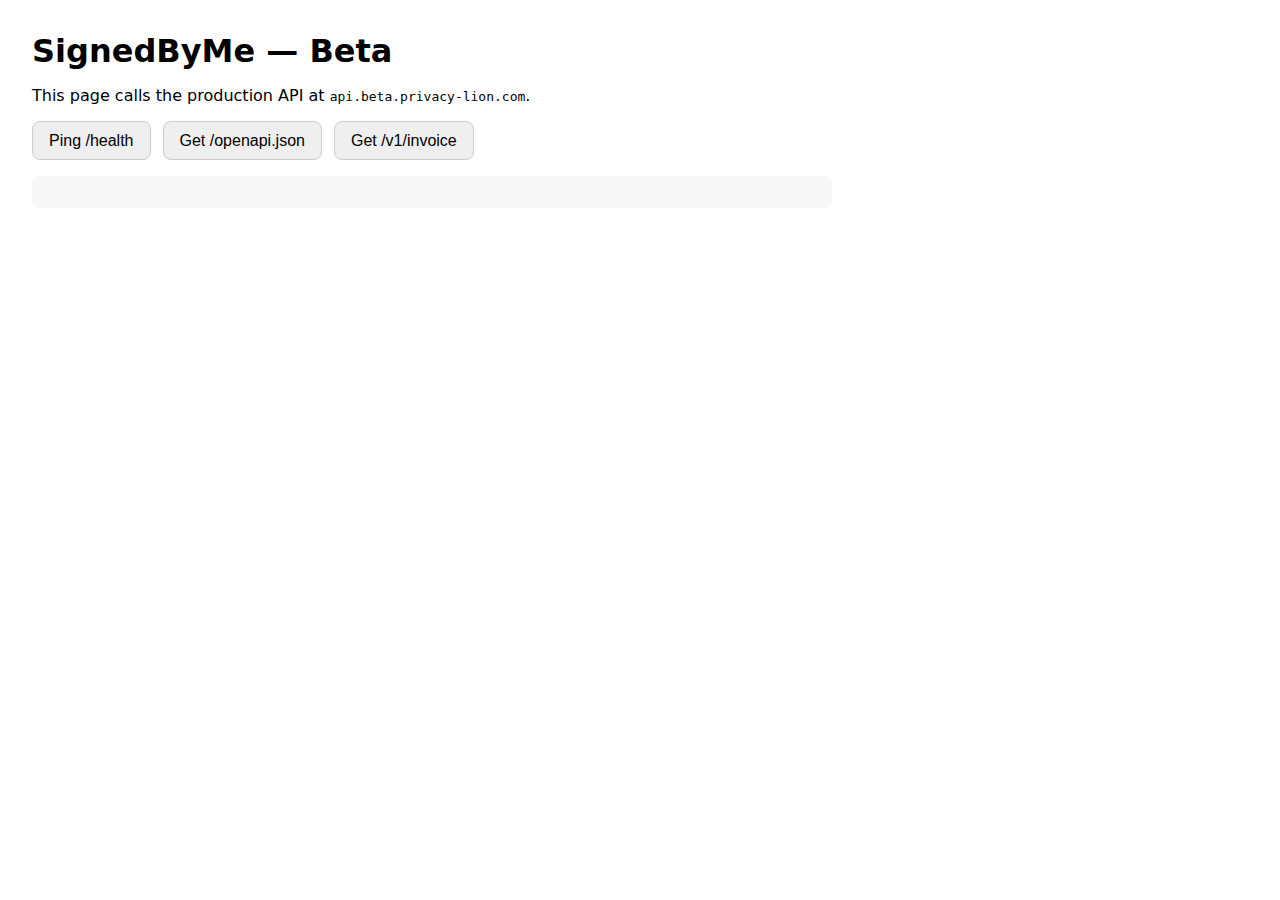
<file: index.html>
<!doctype html>
<html lang="en">
  <head>
    <meta charset="utf-8" />
    <meta name="viewport" content="width=device-width,initial-scale=1" />
    <title>SignedByMe — Beta</title>
    <style>
      body { font-family: system-ui, sans-serif; margin: 2rem; max-width: 800px; }
      h1 { margin-bottom: .5rem; }
      button { padding: .6rem 1rem; font-size: 1rem; border-radius: .5rem; border: 1px solid #ccc; cursor: pointer; }
      .row { display: flex; gap: .75rem; margin: 1rem 0; flex-wrap: wrap; }
      pre { background: #f6f8fa; padding: 1rem; border-radius: .5rem; overflow: auto; }
      .ok { color: #0a0; } .bad { color: #a00; }
    </style>
  </head>
  <body>
    <h1>SignedByMe — Beta</h1>
    <p>This page calls the production API at <code>api.beta.privacy-lion.com</code>.</p>

    <div class="row">
      <button id="btnHealth">Ping /health</button>
      <button id="btnOpenAPI">Get /openapi.json</button>
      <button id="btnInvoice">Get /v1/invoice</button>
   </div>

    <div id="status"></div>
    <pre id="out"></pre>

    <script>
      const API = 'https://api.beta.privacy-lion.com';
      function showStatus(ok, msg) {
        const el = document.getElementById('status');
        el.className = ok ? 'ok' : 'bad';
        el.textContent = msg;
      }
      async function go(path){
        showStatus(true, 'Loading ' + path + ' ...');
        const out = document.getElementById('out');
        out.textContent = '';
        try {
          const res = await fetch(API + path, { credentials: 'include' });
          const text = await res.text();
          showStatus(res.ok, res.status + ' ' + res.statusText + ' — ' + path);
          out.textContent = text;
        } catch (e){
          showStatus(false, 'Request failed: ' + e);
        }
      }
      document.getElementById('btnHealth').onclick = () => go('/health');
      document.getElementById('btnOpenAPI').onclick = () => go('/openapi.json');
      document.getElementById('btnInvoice').onclick = () => go('/v1/invoice');
    </script>
  </body>
</html>
</file>
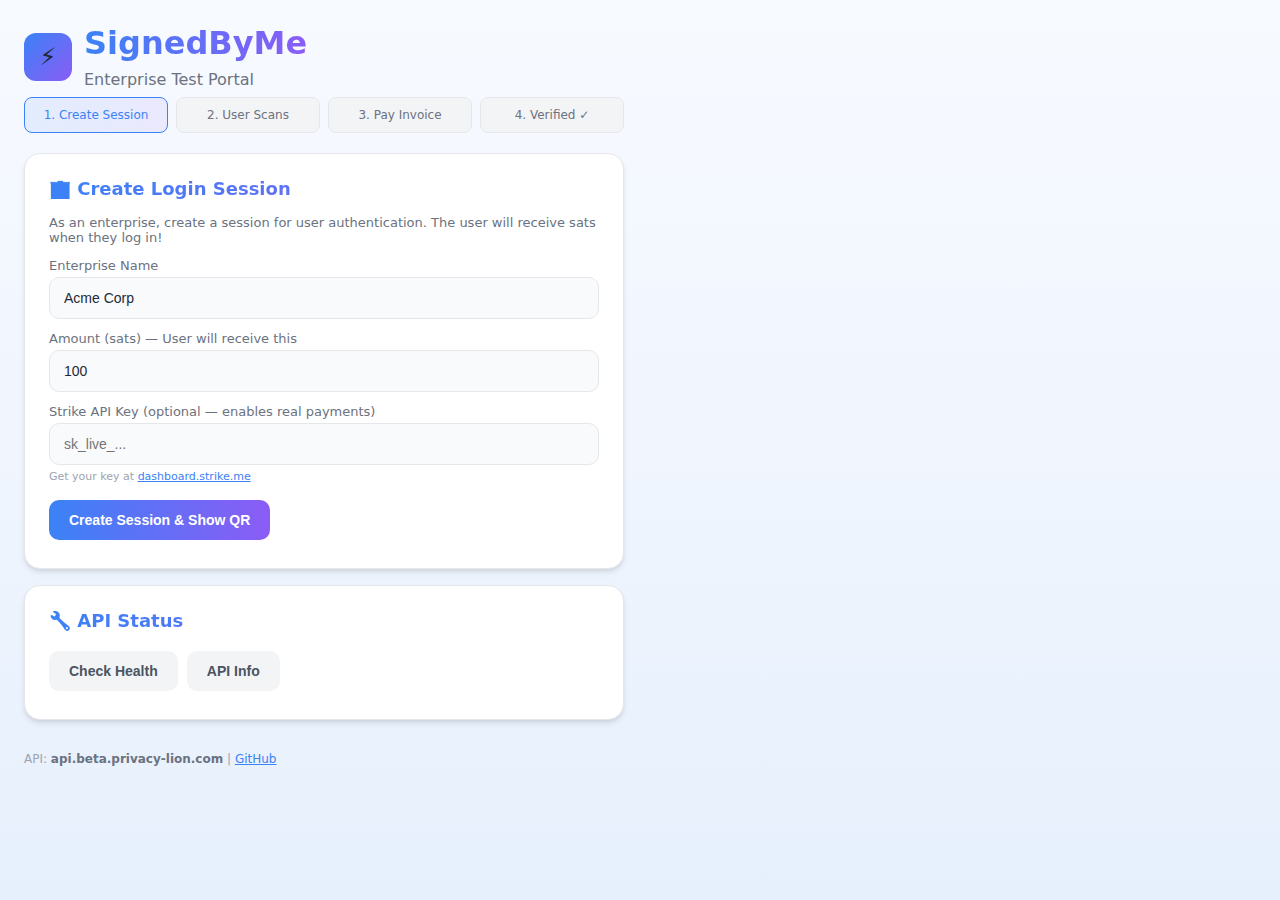
<file: site/index.html>
<!doctype html>
<html lang="en">
<head>
  <meta charset="utf-8">
  <title>SignedByMe — Enterprise Test Portal</title>
  <meta name="viewport" content="width=device-width,initial-scale=1">
  <style>
    * { box-sizing: border-box; }
    body {
      font-family: system-ui, -apple-system, "Segoe UI", Roboto, Ubuntu, "Helvetica Neue", Arial, sans-serif;
      margin: 0;
      padding: 24px;
      background: linear-gradient(180deg, #F7FAFF 0%, #F0F5FE 50%, #E6F0FC 100%);
      min-height: 100vh;
      color: #1f2937;
    }
    h1 {
      font-size: 32px;
      margin: 0 0 8px;
      background: linear-gradient(90deg, #3B82F6, #8B5CF6);
      -webkit-background-clip: text;
      -webkit-text-fill-color: transparent;
      background-clip: text;
    }
    .subtitle {
      color: #6b7280;
      margin-bottom: 24px;
    }
    .card {
      background: #ffffff;
      border: 1px solid #e5e7eb;
      border-radius: 16px;
      padding: 24px;
      margin: 16px 0;
      max-width: 600px;
      box-shadow: 0 4px 6px -1px rgba(0, 0, 0, 0.1), 0 2px 4px -1px rgba(0, 0, 0, 0.06);
    }
    .card h2 {
      margin: 0 0 16px;
      font-size: 18px;
      background: linear-gradient(90deg, #3B82F6, #8B5CF6);
      -webkit-background-clip: text;
      -webkit-text-fill-color: transparent;
      background-clip: text;
    }
    .form-group {
      margin: 12px 0;
    }
    label {
      display: block;
      font-size: 13px;
      color: #6b7280;
      margin-bottom: 4px;
      font-weight: 500;
    }
    input, select, textarea {
      width: 100%;
      padding: 12px 14px;
      border: 1px solid #e5e7eb;
      border-radius: 10px;
      background: #f9fafb;
      color: #1f2937;
      font-size: 14px;
    }
    input:focus, select:focus, textarea:focus {
      outline: none;
      border-color: #3B82F6;
      box-shadow: 0 0 0 3px rgba(59, 130, 246, 0.1);
    }
    .btn {
      appearance: none;
      border: none;
      background: linear-gradient(90deg, #3B82F6, #8B5CF6);
      color: #fff;
      font-weight: 600;
      border-radius: 10px;
      padding: 12px 20px;
      cursor: pointer;
      font-size: 14px;
      margin: 4px 4px 4px 0;
      transition: opacity 0.2s, transform 0.1s;
    }
    .btn:hover {
      opacity: 0.9;
      transform: translateY(-1px);
    }
    .btn:active {
      transform: translateY(0);
    }
    .btn:disabled {
      opacity: 0.5;
      cursor: not-allowed;
      transform: none;
    }
    .btn-secondary {
      background: #f3f4f6;
      color: #4b5563;
    }
    .btn-secondary:hover {
      background: #e5e7eb;
    }
    .btn-success {
      background: linear-gradient(90deg, #10B981, #059669);
    }
    .btn-strike {
      background: linear-gradient(90deg, #00D632, #00B82B);
    }
    .qr-container {
      text-align: center;
      padding: 24px;
      background: #fff;
      border-radius: 16px;
      display: inline-block;
      margin: 16px 0;
      border: 1px solid #e5e7eb;
    }
    .status {
      font-family: ui-monospace, SFMono-Regular, Menlo, Monaco, Consolas, monospace;
      font-size: 13px;
      padding: 14px;
      background: #f9fafb;
      border-radius: 10px;
      margin: 12px 0;
      white-space: pre-wrap;
      word-break: break-all;
      max-height: 300px;
      overflow-y: auto;
      border: 1px solid #e5e7eb;
    }
    .status.success { 
      border-left: 4px solid #10B981; 
      background: rgba(16, 185, 129, 0.05);
    }
    .status.error { 
      border-left: 4px solid #EF4444; 
      background: rgba(239, 68, 68, 0.05);
    }
    .status.pending { 
      border-left: 4px solid #F59E0B; 
      background: rgba(245, 158, 11, 0.05);
    }
    .hidden { display: none; }
    .step-indicator {
      display: flex;
      gap: 8px;
      margin-bottom: 20px;
      max-width: 600px;
    }
    .step {
      flex: 1;
      padding: 10px 8px;
      text-align: center;
      background: #f3f4f6;
      border-radius: 8px;
      font-size: 12px;
      font-weight: 500;
      color: #6b7280;
      border: 1px solid #e5e7eb;
    }
    .step.active {
      background: linear-gradient(90deg, rgba(59, 130, 246, 0.1), rgba(139, 92, 246, 0.1));
      border: 1px solid #3B82F6;
      color: #3B82F6;
    }
    .step.done {
      background: rgba(16, 185, 129, 0.1);
      border: 1px solid #10B981;
      color: #10B981;
    }
    .deep-link {
      font-size: 11px;
      color: #9ca3af;
      margin-top: 8px;
      word-break: break-all;
      font-family: ui-monospace, SFMono-Regular, Menlo, Monaco, Consolas, monospace;
    }
    .invoice-box {
      background: linear-gradient(90deg, rgba(59, 130, 246, 0.05), rgba(139, 92, 246, 0.05));
      border: 1px solid #3B82F6;
      border-radius: 10px;
      padding: 16px;
      margin: 12px 0;
    }
    .invoice-box code {
      font-size: 11px;
      word-break: break-all;
      color: #3B82F6;
    }
    .logo-container {
      display: flex;
      align-items: center;
      gap: 12px;
      margin-bottom: 8px;
    }
    .logo {
      width: 48px;
      height: 48px;
      background: linear-gradient(135deg, #3B82F6, #8B5CF6);
      border-radius: 12px;
      display: flex;
      align-items: center;
      justify-content: center;
      font-size: 24px;
    }
    .strike-badge {
      display: inline-flex;
      align-items: center;
      gap: 6px;
      background: #000;
      color: #00D632;
      padding: 6px 12px;
      border-radius: 6px;
      font-size: 12px;
      font-weight: 600;
    }
    .amount-display {
      font-size: 32px;
      font-weight: 700;
      background: linear-gradient(90deg, #3B82F6, #8B5CF6);
      -webkit-background-clip: text;
      -webkit-text-fill-color: transparent;
      background-clip: text;
    }
    .sats-label {
      font-size: 14px;
      color: #6b7280;
      margin-left: 4px;
    }
  </style>
</head>
<body>
  <div class="logo-container">
    <div class="logo">⚡</div>
    <div>
      <h1>SignedByMe</h1>
      <p class="subtitle" style="margin: 0;">Enterprise Test Portal</p>
    </div>
  </div>

  <!-- Step Indicator -->
  <div class="step-indicator">
    <div class="step" id="step1">1. Create Session</div>
    <div class="step" id="step2">2. User Scans</div>
    <div class="step" id="step3">3. Pay Invoice</div>
    <div class="step" id="step4">4. Verified ✓</div>
  </div>

  <!-- Card 1: Create Session -->
  <div class="card" id="card-create">
    <h2>🏢 Create Login Session</h2>
    <p style="font-size: 13px; color: #6b7280;">As an enterprise, create a session for user authentication. The user will receive sats when they log in!</p>
    
    <div class="form-group">
      <label>Enterprise Name</label>
      <input type="text" id="enterprise-name" value="Acme Corp" />
    </div>
    
    <div class="form-group">
      <label>Amount (sats) — User will receive this</label>
      <input type="number" id="amount-sats" value="100" min="1" />
    </div>
    
    <div class="form-group">
      <label>Strike API Key (optional — enables real payments)</label>
      <input type="password" id="strike-api-key" placeholder="sk_live_..." />
      <small style="color: #9ca3af; font-size: 11px;">Get your key at <a href="https://dashboard.strike.me" target="_blank" style="color: #3B82F6;">dashboard.strike.me</a></small>
    </div>
    
    <button class="btn" id="btn-create-session">Create Session & Show QR</button>
    
    <div id="status-create" class="status hidden"></div>
  </div>

  <!-- Card 2: QR Code Display -->
  <div class="card hidden" id="card-qr">
    <h2>📱 Scan with SignedByMe App</h2>
    <p style="font-size: 13px; color: #6b7280;">User scans this QR code with the SignedByMe mobile app.</p>
    
    <div style="text-align: center;">
      <div id="qr-container" class="qr-container"></div>
    </div>
    
    <p class="deep-link" id="deep-link"></p>
    
    <div style="margin-top: 12px;">
      <button class="btn btn-secondary" id="btn-copy-link">📋 Copy Deep Link</button>
      <button class="btn btn-secondary" id="btn-new-session">🔄 New Session</button>
    </div>
    
    <div id="status-waiting" class="status pending">Waiting for user to scan and submit invoice...</div>
  </div>

  <!-- Card 3: Invoice Received -->
  <div class="card hidden" id="card-invoice">
    <h2>⚡ Invoice Received</h2>
    <p style="font-size: 13px; color: #6b7280;">User submitted their Lightning invoice. Pay it to verify their identity!</p>
    
    <div style="text-align: center; margin: 20px 0;">
      <span class="amount-display" id="amount-display">100</span>
      <span class="sats-label">sats</span>
    </div>
    
    <div class="invoice-box">
      <label>Lightning Invoice</label>
      <code id="invoice-display"></code>
    </div>
    
    <div class="form-group">
      <label>User DID</label>
      <input type="text" id="user-did" readonly />
    </div>
    
    <div class="form-group">
      <label>Verification Status</label>
      <input type="text" id="stwo-status" readonly />
    </div>
    
    <div id="strike-pay-section" class="hidden" style="margin: 20px 0; padding: 16px; background: #000; border-radius: 10px;">
      <div style="display: flex; align-items: center; justify-content: space-between;">
        <span class="strike-badge">⚡ Strike</span>
        <button class="btn btn-strike" id="btn-strike-pay">Pay with Strike</button>
      </div>
      <p style="color: #9ca3af; font-size: 12px; margin: 8px 0 0;">Real Lightning payment via Strike API</p>
    </div>
    
    <div id="manual-pay-section">
      <p style="font-size: 13px; color: #6b7280; margin-top: 16px;">
        Pay this invoice with any Lightning wallet, then enter the preimage:
      </p>
      
      <div class="form-group">
        <label>Payment Preimage (hex, 64 chars)</label>
        <input type="text" id="preimage-input" placeholder="Enter preimage after paying..." />
      </div>
      
      <button class="btn" id="btn-confirm">Confirm Payment</button>
      <button class="btn btn-secondary" id="btn-simulate-pay">🧪 Simulate (Test)</button>
    </div>
    
    <div id="status-invoice" class="status hidden"></div>
  </div>

  <!-- Card 4: Verified -->
  <div class="card hidden" id="card-verified">
    <h2>✅ Identity Verified!</h2>
    <p style="font-size: 13px; color: #6b7280;">User has been authenticated and received their sats.</p>
    
    <div style="text-align: center; padding: 20px; background: rgba(16, 185, 129, 0.1); border-radius: 10px; margin: 16px 0;">
      <div style="font-size: 48px; margin-bottom: 8px;">🎉</div>
      <div style="color: #10B981; font-weight: 600;">Payment Confirmed</div>
      <div style="color: #6b7280; font-size: 13px;">User received sats & identity verified</div>
    </div>
    
    <div class="form-group">
      <label>ID Token (JWT) — Use this to authenticate the user</label>
      <textarea id="id-token" readonly style="height: 100px; font-family: ui-monospace, SFMono-Regular, Menlo, Monaco, Consolas, monospace; font-size: 11px;"></textarea>
    </div>
    
    <button class="btn btn-secondary" id="btn-decode-token">🔍 Decode Token</button>
    <button class="btn" id="btn-start-over">Start Over</button>
    
    <div id="status-verified" class="status success hidden"></div>
  </div>

  <!-- API Status -->
  <div class="card">
    <h2>🔧 API Status</h2>
    <button class="btn btn-secondary" id="btn-health">Check Health</button>
    <button class="btn btn-secondary" id="btn-info">API Info</button>
    <div id="api-status" class="status hidden"></div>
  </div>

  <p style="font-size: 12px; color: #9ca3af; margin-top: 32px; max-width: 600px;">
    API: <strong style="color: #6b7280;">api.beta.privacy-lion.com</strong> | 
    <a href="https://github.com/PrivacyLion/btc-did" style="color: #3B82F6;">GitHub</a>
  </p>

  <script src="qrcode.min.js"></script>
  <script src="enterprise-demo.js"></script>
</body>
</html>
</file>
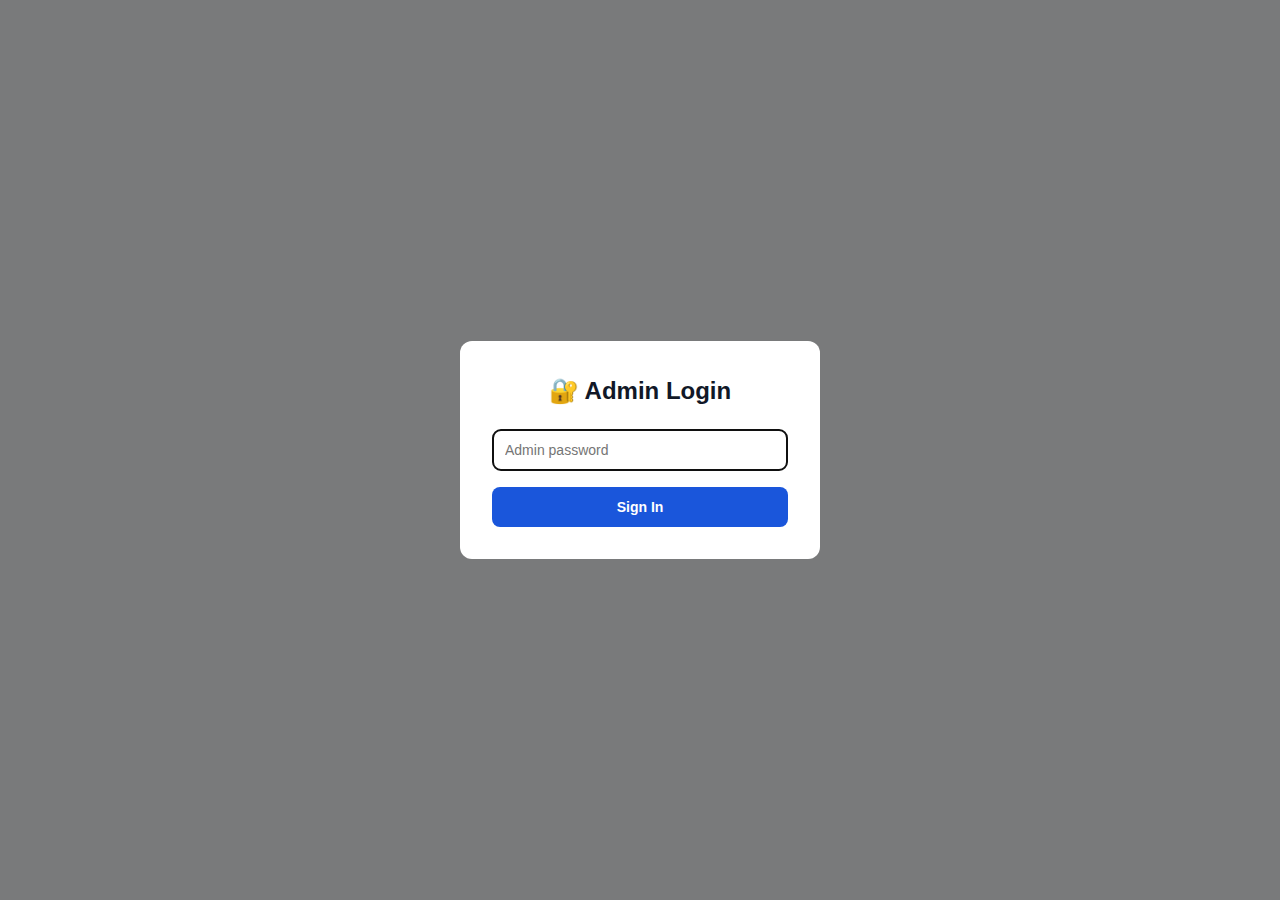
<file: site/admin/index.html>
<!DOCTYPE html>
<html lang="en">
<head>
    <meta charset="UTF-8">
    <meta name="viewport" content="width=device-width, initial-scale=1.0">
    <title>SignedByMe Admin</title>
    <style>
        :root {
            --primary: #1a56db;
            --primary-dark: #1e40af;
            --success: #059669;
            --warning: #d97706;
            --error: #dc2626;
            --text: #111827;
            --text-muted: #6b7280;
            --bg: #f3f4f6;
            --white: #ffffff;
            --border: #e5e7eb;
        }
        
        * { box-sizing: border-box; margin: 0; padding: 0; }
        
        body {
            font-family: -apple-system, BlinkMacSystemFont, 'Segoe UI', Roboto, sans-serif;
            background: var(--bg);
            color: var(--text);
            line-height: 1.5;
        }
        
        .header {
            background: var(--white);
            border-bottom: 1px solid var(--border);
            padding: 16px 24px;
            display: flex;
            justify-content: space-between;
            align-items: center;
        }
        
        .header h1 {
            font-size: 20px;
            display: flex;
            align-items: center;
            gap: 8px;
        }
        
        .header h1 span { color: var(--primary); }
        
        .client-badge {
            background: var(--primary);
            color: var(--white);
            padding: 4px 12px;
            border-radius: 20px;
            font-size: 13px;
        }
        
        .container {
            max-width: 1200px;
            margin: 0 auto;
            padding: 24px;
        }
        
        /* Auth Modal */
        .auth-modal {
            position: fixed;
            inset: 0;
            background: rgba(0,0,0,0.5);
            display: flex;
            align-items: center;
            justify-content: center;
            z-index: 100;
        }
        
        .auth-modal.hidden { display: none; }
        
        .auth-box {
            background: var(--white);
            padding: 32px;
            border-radius: 12px;
            width: 100%;
            max-width: 360px;
        }
        
        .auth-box h2 {
            margin-bottom: 20px;
            text-align: center;
        }
        
        .auth-box input {
            width: 100%;
            padding: 12px;
            border: 1px solid var(--border);
            border-radius: 8px;
            font-size: 14px;
            margin-bottom: 16px;
        }
        
        .auth-box button {
            width: 100%;
            padding: 12px;
            background: var(--primary);
            color: var(--white);
            border: none;
            border-radius: 8px;
            font-size: 14px;
            font-weight: 600;
            cursor: pointer;
        }
        
        .auth-box button:hover { background: var(--primary-dark); }
        
        .auth-error {
            color: var(--error);
            font-size: 13px;
            margin-bottom: 12px;
            text-align: center;
        }
        
        .auth-error.hidden { display: none; }
        
        /* Stats Grid */
        .stats-grid {
            display: grid;
            grid-template-columns: repeat(auto-fit, minmax(200px, 1fr));
            gap: 16px;
            margin-bottom: 24px;
        }
        
        .stat-card {
            background: var(--white);
            padding: 20px;
            border-radius: 12px;
            border: 1px solid var(--border);
        }
        
        .stat-card .label {
            font-size: 13px;
            color: var(--text-muted);
            margin-bottom: 4px;
        }
        
        .stat-card .value {
            font-size: 28px;
            font-weight: 700;
        }
        
        .stat-card .value.success { color: var(--success); }
        .stat-card .value.warning { color: var(--warning); }
        
        /* Tables */
        .card {
            background: var(--white);
            border-radius: 12px;
            border: 1px solid var(--border);
            margin-bottom: 24px;
            overflow: hidden;
        }
        
        .card-header {
            padding: 16px 20px;
            border-bottom: 1px solid var(--border);
            display: flex;
            justify-content: space-between;
            align-items: center;
        }
        
        .card-header h2 {
            font-size: 16px;
        }
        
        .refresh-btn {
            background: none;
            border: 1px solid var(--border);
            padding: 6px 12px;
            border-radius: 6px;
            font-size: 13px;
            cursor: pointer;
            display: flex;
            align-items: center;
            gap: 4px;
        }
        
        .refresh-btn:hover { background: var(--bg); }
        
        .auto-refresh {
            font-size: 12px;
            color: var(--text-muted);
        }
        
        table {
            width: 100%;
            border-collapse: collapse;
        }
        
        th, td {
            padding: 12px 16px;
            text-align: left;
            border-bottom: 1px solid var(--border);
        }
        
        th {
            background: var(--bg);
            font-size: 12px;
            font-weight: 600;
            text-transform: uppercase;
            letter-spacing: 0.5px;
            color: var(--text-muted);
        }
        
        td { font-size: 14px; }
        
        tr:last-child td { border-bottom: none; }
        
        .did-cell {
            font-family: monospace;
            font-size: 12px;
            max-width: 150px;
            overflow: hidden;
            text-overflow: ellipsis;
            white-space: nowrap;
        }
        
        .status-badge {
            display: inline-flex;
            align-items: center;
            gap: 4px;
            padding: 4px 8px;
            border-radius: 12px;
            font-size: 12px;
            font-weight: 500;
        }
        
        .status-badge.success {
            background: #d1fae5;
            color: #065f46;
        }
        
        .status-badge.failed {
            background: #fee2e2;
            color: #991b1b;
        }
        
        .status-badge.skipped {
            background: #f3f4f6;
            color: #6b7280;
        }
        
        .time-cell {
            font-size: 13px;
            color: var(--text-muted);
        }
        
        .empty-state {
            padding: 40px;
            text-align: center;
            color: var(--text-muted);
        }
        
        /* Loading */
        .loading {
            display: flex;
            justify-content: center;
            padding: 40px;
        }
        
        .spinner {
            width: 24px;
            height: 24px;
            border: 2px solid var(--border);
            border-top-color: var(--primary);
            border-radius: 50%;
            animation: spin 1s linear infinite;
        }
        
        @keyframes spin { to { transform: rotate(360deg); } }
        
        /* Config Section */
        .config-grid {
            display: grid;
            grid-template-columns: repeat(auto-fit, minmax(250px, 1fr));
            gap: 12px;
            padding: 16px;
        }
        
        .config-item {
            display: flex;
            justify-content: space-between;
            padding: 8px 12px;
            background: var(--bg);
            border-radius: 6px;
            font-size: 13px;
        }
        
        .config-item .key { color: var(--text-muted); }
        .config-item .val { font-weight: 500; }
    </style>
</head>
<body>
    <!-- Auth Modal -->
    <div class="auth-modal" id="auth-modal">
        <div class="auth-box">
            <h2>🔐 Admin Login</h2>
            <div class="auth-error hidden" id="auth-error">Invalid password</div>
            <input type="password" id="password" placeholder="Admin password" autofocus>
            <button onclick="authenticate()">Sign In</button>
        </div>
    </div>
    
    <div id="main-content" style="display: none;">
        <div class="header">
            <h1><span>⚡</span> SignedByMe Admin</h1>
            <span class="client-badge" id="client-name">Loading...</span>
        </div>
        
        <div class="container">
            <!-- Stats -->
            <div class="stats-grid">
                <div class="stat-card">
                    <div class="label">Strike Status</div>
                    <div class="value" id="strike-status">--</div>
                </div>
                <div class="stat-card">
                    <div class="label">Strike Balance</div>
                    <div class="value success" id="strike-balance">--</div>
                </div>
                <div class="stat-card">
                    <div class="label">Login Events</div>
                    <div class="value" id="total-events">--</div>
                </div>
                <div class="stat-card">
                    <div class="label">Payout Attempts</div>
                    <div class="value" id="total-payouts">--</div>
                </div>
            </div>
            
            <!-- Recent Logins -->
            <div class="card">
                <div class="card-header">
                    <h2>📋 Recent Logins</h2>
                    <div style="display: flex; align-items: center; gap: 12px;">
                        <span class="auto-refresh">Auto-refresh: 10s</span>
                        <button class="refresh-btn" onclick="loadEvents()">
                            🔄 Refresh
                        </button>
                    </div>
                </div>
                <div id="events-container">
                    <div class="loading"><div class="spinner"></div></div>
                </div>
            </div>
            
            <!-- Recent Payouts -->
            <div class="card">
                <div class="card-header">
                    <h2>💸 Recent Payouts</h2>
                    <button class="refresh-btn" onclick="loadPayouts()">
                        🔄 Refresh
                    </button>
                </div>
                <div id="payouts-container">
                    <div class="loading"><div class="spinner"></div></div>
                </div>
            </div>
            
            <!-- Config -->
            <div class="card">
                <div class="card-header">
                    <h2>⚙️ Configuration (Read-Only)</h2>
                </div>
                <div id="config-container" class="config-grid">
                    <div class="loading"><div class="spinner"></div></div>
                </div>
            </div>
        </div>
    </div>
    
    <script>
        const API_BASE = '';  // Same origin
        let authHeader = '';
        
        // Check for stored auth
        const storedAuth = sessionStorage.getItem('sbm_admin_auth');
        if (storedAuth) {
            authHeader = storedAuth;
            showMain();
        }
        
        document.getElementById('password').addEventListener('keypress', (e) => {
            if (e.key === 'Enter') authenticate();
        });
        
        async function authenticate() {
            const password = document.getElementById('password').value;
            authHeader = 'Basic ' + btoa('admin:' + password);
            
            try {
                const res = await fetch(`${API_BASE}/v1/admin/status`, {
                    headers: { 'Authorization': authHeader }
                });
                
                if (res.ok) {
                    sessionStorage.setItem('sbm_admin_auth', authHeader);
                    showMain();
                } else {
                    document.getElementById('auth-error').classList.remove('hidden');
                }
            } catch (e) {
                document.getElementById('auth-error').textContent = 'Connection error';
                document.getElementById('auth-error').classList.remove('hidden');
            }
        }
        
        function showMain() {
            document.getElementById('auth-modal').classList.add('hidden');
            document.getElementById('main-content').style.display = 'block';
            loadAll();
            setInterval(loadAll, 10000);  // Auto-refresh every 10s
        }
        
        async function loadAll() {
            await Promise.all([loadStatus(), loadEvents(), loadPayouts(), loadConfig()]);
        }
        
        async function loadStatus() {
            try {
                const res = await fetch(`${API_BASE}/v1/admin/status`, {
                    headers: { 'Authorization': authHeader }
                });
                const data = await res.json();
                
                document.getElementById('strike-status').textContent = 
                    data.strike_configured ? '✓ Connected' : '✗ Not configured';
                document.getElementById('strike-status').className = 
                    'value ' + (data.strike_configured ? 'success' : 'warning');
                
                if (data.strike_balance) {
                    const btc = data.strike_balance.find(b => b.currency === 'BTC');
                    document.getElementById('strike-balance').textContent = 
                        btc ? `${Math.round(btc.available * 100000000)} sats` : '--';
                } else {
                    document.getElementById('strike-balance').textContent = '--';
                }
                
                document.getElementById('total-events').textContent = data.total_login_events;
                document.getElementById('total-payouts').textContent = data.total_payout_attempts;
                
            } catch (e) {
                console.error('Status error:', e);
            }
        }
        
        async function loadEvents() {
            try {
                const res = await fetch(`${API_BASE}/v1/admin/events?limit=20`, {
                    headers: { 'Authorization': authHeader }
                });
                const data = await res.json();
                
                if (data.events.length === 0) {
                    document.getElementById('events-container').innerHTML = 
                        '<div class="empty-state">No login events yet</div>';
                    return;
                }
                
                let html = `<table>
                    <tr>
                        <th>Time</th>
                        <th>Client</th>
                        <th>DID</th>
                        <th>Payout</th>
                    </tr>`;
                
                for (const e of data.events) {
                    const time = new Date(e.timestamp).toLocaleString();
                    const did = e.did.substring(0, 12) + '...' + e.did.slice(-8);
                    const payout = e.payout 
                        ? `<span class="status-badge ${e.payout.status}">${e.payout.status === 'success' ? '✓ ' + e.payout.amount_sats + ' sats' : e.payout.status}</span>`
                        : '<span class="status-badge skipped">--</span>';
                    
                    html += `<tr>
                        <td class="time-cell">${time}</td>
                        <td>${e.client_id}</td>
                        <td class="did-cell" title="${e.did}">${did}</td>
                        <td>${payout}</td>
                    </tr>`;
                }
                
                html += '</table>';
                document.getElementById('events-container').innerHTML = html;
                
            } catch (e) {
                console.error('Events error:', e);
            }
        }
        
        async function loadPayouts() {
            try {
                const res = await fetch(`${API_BASE}/v1/admin/payments?limit=20`, {
                    headers: { 'Authorization': authHeader }
                });
                const data = await res.json();
                
                if (data.attempts.length === 0) {
                    document.getElementById('payouts-container').innerHTML = 
                        '<div class="empty-state">No payout attempts yet</div>';
                    return;
                }
                
                let html = `<table>
                    <tr>
                        <th>Time</th>
                        <th>Client</th>
                        <th>Invoice</th>
                        <th>Status</th>
                    </tr>`;
                
                for (const p of data.attempts) {
                    const time = new Date(p.timestamp).toLocaleString();
                    const status = p.result.status;
                    const badge = `<span class="status-badge ${status}">${status === 'success' ? '✓ ' + (p.result.amount_sats || '--') + ' sats' : status}</span>`;
                    
                    html += `<tr>
                        <td class="time-cell">${time}</td>
                        <td>${p.client_id}</td>
                        <td class="did-cell">${p.invoice_prefix}</td>
                        <td>${badge}</td>
                    </tr>`;
                }
                
                html += '</table>';
                document.getElementById('payouts-container').innerHTML = html;
                
            } catch (e) {
                console.error('Payouts error:', e);
            }
        }
        
        async function loadConfig() {
            try {
                const res = await fetch(`${API_BASE}/v1/admin/clients`, {
                    headers: { 'Authorization': authHeader }
                });
                const data = await res.json();
                
                if (data.clients.length === 0) {
                    document.getElementById('config-container').innerHTML = 
                        '<div class="empty-state">No clients configured</div>';
                    return;
                }
                
                // Update header badge
                document.getElementById('client-name').textContent = 
                    data.clients.map(c => c.name).join(', ');
                
                let html = '';
                for (const c of data.clients) {
                    html += `
                        <div class="config-item">
                            <span class="key">Client ID</span>
                            <span class="val">${c.client_id}</span>
                        </div>
                        <div class="config-item">
                            <span class="key">Name</span>
                            <span class="val">${c.name}</span>
                        </div>
                        <div class="config-item">
                            <span class="key">Reward</span>
                            <span class="val">${c.reward_enabled ? c.reward_amount_sats + ' sats' : 'Disabled'}</span>
                        </div>
                        <div class="config-item">
                            <span class="key">Provider</span>
                            <span class="val">${c.reward_provider || '--'}</span>
                        </div>
                        <div class="config-item">
                            <span class="key">Membership</span>
                            <span class="val">${c.require_membership ? 'Required' : 'Optional'}</span>
                        </div>
                    `;
                }
                
                document.getElementById('config-container').innerHTML = html;
                document.getElementById('config-container').className = 'config-grid';
                
            } catch (e) {
                console.error('Config error:', e);
            }
        }
    </script>
</body>
</html>
</file>
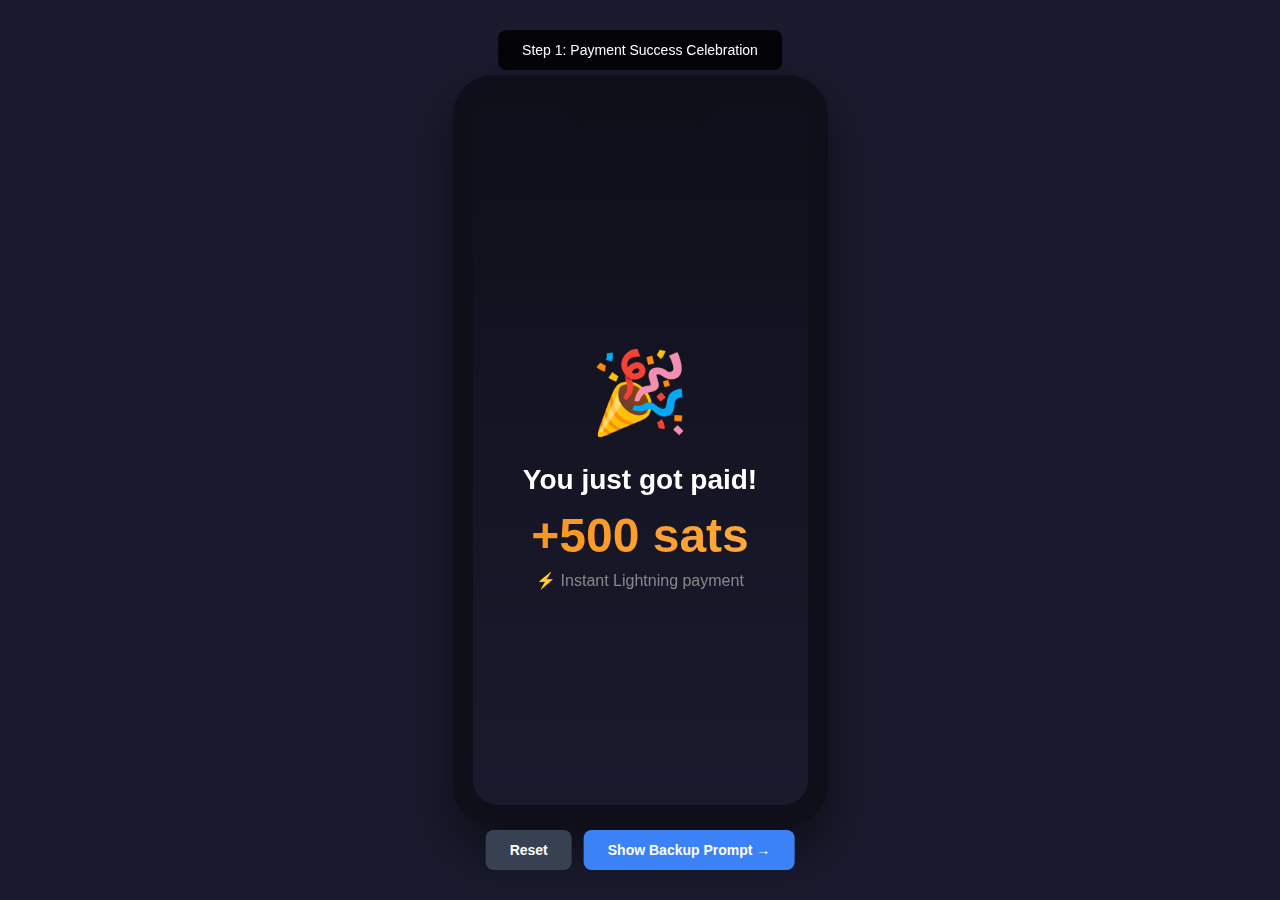
<file: mockups/backup-prompt-flow.html>
<!DOCTYPE html>
<html lang="en">
<head>
    <meta charset="UTF-8">
    <meta name="viewport" content="width=device-width, initial-scale=1.0">
    <title>SignedByMe - Backup Prompt Flow</title>
    <style>
        * {
            margin: 0;
            padding: 0;
            box-sizing: border-box;
        }
        
        body {
            font-family: -apple-system, BlinkMacSystemFont, 'Segoe UI', Roboto, sans-serif;
            background: #1a1a2e;
            min-height: 100vh;
            display: flex;
            justify-content: center;
            align-items: center;
            padding: 20px;
        }
        
        .phone-frame {
            width: 375px;
            height: 750px;
            background: #0f0f1a;
            border-radius: 40px;
            padding: 20px;
            position: relative;
            overflow: hidden;
            box-shadow: 0 25px 50px rgba(0,0,0,0.5);
        }
        
        .screen {
            width: 100%;
            height: 100%;
            background: linear-gradient(180deg, #0f0f1a 0%, #1a1a2e 100%);
            border-radius: 25px;
            position: relative;
            overflow: hidden;
        }
        
        .notch {
            width: 150px;
            height: 30px;
            background: #0f0f1a;
            border-radius: 0 0 20px 20px;
            position: absolute;
            top: 0;
            left: 50%;
            transform: translateX(-50%);
            z-index: 10;
        }
        
        .content {
            padding: 60px 24px 24px;
            height: 100%;
            display: flex;
            flex-direction: column;
            align-items: center;
            justify-content: center;
        }
        
        /* Celebration State */
        .celebration {
            text-align: center;
            animation: fadeIn 0.5s ease;
        }
        
        .celebration-emoji {
            font-size: 80px;
            margin-bottom: 24px;
            animation: bounce 0.6s ease infinite alternate;
        }
        
        .celebration-title {
            font-size: 28px;
            font-weight: 700;
            color: #fff;
            margin-bottom: 12px;
        }
        
        .celebration-amount {
            font-size: 48px;
            font-weight: 800;
            background: linear-gradient(135deg, #f7931a, #ffab40);
            -webkit-background-clip: text;
            -webkit-text-fill-color: transparent;
            background-clip: text;
            margin-bottom: 8px;
        }
        
        .celebration-subtitle {
            font-size: 16px;
            color: #888;
        }
        
        .lightning-bolt {
            color: #f7931a;
        }
        
        /* Bottom Sheet */
        .bottom-sheet-overlay {
            position: absolute;
            bottom: 0;
            left: 0;
            right: 0;
            top: 0;
            background: rgba(0,0,0,0.5);
            opacity: 0;
            transition: opacity 0.3s ease;
            pointer-events: none;
        }
        
        .bottom-sheet-overlay.visible {
            opacity: 1;
            pointer-events: auto;
        }
        
        .bottom-sheet {
            position: absolute;
            bottom: 0;
            left: 0;
            right: 0;
            background: #1e1e32;
            border-radius: 24px 24px 0 0;
            padding: 24px;
            transform: translateY(100%);
            transition: transform 0.4s cubic-bezier(0.32, 0.72, 0, 1);
        }
        
        .bottom-sheet.visible {
            transform: translateY(0);
        }
        
        .sheet-handle {
            width: 40px;
            height: 4px;
            background: #444;
            border-radius: 2px;
            margin: 0 auto 20px;
        }
        
        .sheet-icon {
            font-size: 48px;
            text-align: center;
            margin-bottom: 16px;
        }
        
        .sheet-title {
            font-size: 22px;
            font-weight: 700;
            color: #fff;
            text-align: center;
            margin-bottom: 12px;
        }
        
        .sheet-description {
            font-size: 15px;
            color: #999;
            text-align: center;
            line-height: 1.5;
            margin-bottom: 24px;
        }
        
        .backup-btn {
            width: 100%;
            padding: 16px;
            background: linear-gradient(135deg, #3b82f6, #8b5cf6);
            border: none;
            border-radius: 12px;
            color: #fff;
            font-size: 17px;
            font-weight: 600;
            cursor: pointer;
            margin-bottom: 16px;
            display: flex;
            align-items: center;
            justify-content: center;
            gap: 8px;
        }
        
        .backup-btn:hover {
            opacity: 0.9;
        }
        
        .remind-later {
            color: #666;
            font-size: 15px;
            text-align: center;
            cursor: pointer;
            padding: 8px;
        }
        
        .remind-later:hover {
            color: #888;
        }
        
        .google-icon {
            width: 20px;
            height: 20px;
        }
        
        /* Animations */
        @keyframes fadeIn {
            from { opacity: 0; transform: scale(0.95); }
            to { opacity: 1; transform: scale(1); }
        }
        
        @keyframes bounce {
            from { transform: translateY(0); }
            to { transform: translateY(-10px); }
        }
        
        /* Controls */
        .controls {
            position: fixed;
            bottom: 30px;
            left: 50%;
            transform: translateX(-50%);
            display: flex;
            gap: 12px;
            z-index: 100;
        }
        
        .control-btn {
            padding: 12px 24px;
            background: #3b82f6;
            border: none;
            border-radius: 8px;
            color: #fff;
            font-size: 14px;
            font-weight: 600;
            cursor: pointer;
        }
        
        .control-btn:hover {
            background: #2563eb;
        }
        
        .control-btn.secondary {
            background: #374151;
        }
        
        .step-indicator {
            position: fixed;
            top: 30px;
            left: 50%;
            transform: translateX(-50%);
            background: rgba(0,0,0,0.8);
            padding: 12px 24px;
            border-radius: 8px;
            color: #fff;
            font-size: 14px;
        }
        
        /* Confetti */
        .confetti {
            position: absolute;
            width: 10px;
            height: 10px;
            opacity: 0;
        }
        
        .confetti.active {
            animation: confettiFall 3s ease-out forwards;
        }
        
        @keyframes confettiFall {
            0% {
                opacity: 1;
                transform: translateY(-20px) rotate(0deg);
            }
            100% {
                opacity: 0;
                transform: translateY(400px) rotate(720deg);
            }
        }
    </style>
</head>
<body>
    <div class="step-indicator" id="stepIndicator">Step 1: Payment Success Celebration</div>
    
    <div class="phone-frame">
        <div class="screen">
            <div class="notch"></div>
            
            <!-- Confetti container -->
            <div id="confettiContainer"></div>
            
            <div class="content">
                <div class="celebration" id="celebration">
                    <div class="celebration-emoji">🎉</div>
                    <div class="celebration-title">You just got paid!</div>
                    <div class="celebration-amount">+500 sats</div>
                    <div class="celebration-subtitle">
                        <span class="lightning-bolt">⚡</span> Instant Lightning payment
                    </div>
                </div>
            </div>
            
            <!-- Bottom Sheet Overlay -->
            <div class="bottom-sheet-overlay" id="overlay"></div>
            
            <!-- Bottom Sheet -->
            <div class="bottom-sheet" id="bottomSheet">
                <div class="sheet-handle"></div>
                <div class="sheet-icon">🔐</div>
                <div class="sheet-title">Secure Your Earnings</div>
                <div class="sheet-description">
                    Back up your wallet to Google Drive so you never lose your sats — even if you lose your phone.
                </div>
                <button class="backup-btn">
                    <svg class="google-icon" viewBox="0 0 24 24">
                        <path fill="#fff" d="M22.56 12.25c0-.78-.07-1.53-.2-2.25H12v4.26h5.92c-.26 1.37-1.04 2.53-2.21 3.31v2.77h3.57c2.08-1.92 3.28-4.74 3.28-8.09z"/>
                        <path fill="#fff" d="M12 23c2.97 0 5.46-.98 7.28-2.66l-3.57-2.77c-.98.66-2.23 1.06-3.71 1.06-2.86 0-5.29-1.93-6.16-4.53H2.18v2.84C3.99 20.53 7.7 23 12 23z"/>
                        <path fill="#fff" d="M5.84 14.09c-.22-.66-.35-1.36-.35-2.09s.13-1.43.35-2.09V7.07H2.18C1.43 8.55 1 10.22 1 12s.43 3.45 1.18 4.93l2.85-2.22.81-.62z"/>
                        <path fill="#fff" d="M12 5.38c1.62 0 3.06.56 4.21 1.64l3.15-3.15C17.45 2.09 14.97 1 12 1 7.7 1 3.99 3.47 2.18 7.07l3.66 2.84c.87-2.6 3.3-4.53 6.16-4.53z"/>
                    </svg>
                    Back Up to Google Drive
                </button>
                <div class="remind-later">Remind me later</div>
            </div>
        </div>
    </div>
    
    <div class="controls">
        <button class="control-btn secondary" onclick="resetDemo()">Reset</button>
        <button class="control-btn" onclick="nextStep()" id="nextBtn">Show Backup Prompt →</button>
    </div>
    
    <script>
        let currentStep = 1;
        const overlay = document.getElementById('overlay');
        const bottomSheet = document.getElementById('bottomSheet');
        const stepIndicator = document.getElementById('stepIndicator');
        const nextBtn = document.getElementById('nextBtn');
        const confettiContainer = document.getElementById('confettiContainer');
        
        // Create confetti on load
        function createConfetti() {
            const colors = ['#f7931a', '#3b82f6', '#8b5cf6', '#10b981', '#f59e0b'];
            for (let i = 0; i < 50; i++) {
                const confetti = document.createElement('div');
                confetti.className = 'confetti';
                confetti.style.left = Math.random() * 100 + '%';
                confetti.style.background = colors[Math.floor(Math.random() * colors.length)];
                confetti.style.borderRadius = Math.random() > 0.5 ? '50%' : '0';
                confetti.style.animationDelay = Math.random() * 0.5 + 's';
                confettiContainer.appendChild(confetti);
            }
        }
        
        function showConfetti() {
            document.querySelectorAll('.confetti').forEach(c => {
                c.classList.add('active');
            });
        }
        
        function resetConfetti() {
            document.querySelectorAll('.confetti').forEach(c => {
                c.classList.remove('active');
            });
        }
        
        createConfetti();
        showConfetti();
        
        function nextStep() {
            if (currentStep === 1) {
                // Show bottom sheet
                overlay.classList.add('visible');
                bottomSheet.classList.add('visible');
                stepIndicator.textContent = 'Step 2: Backup Prompt (slides up after 2s delay)';
                nextBtn.textContent = 'Done ✓';
                currentStep = 2;
            }
        }
        
        function resetDemo() {
            overlay.classList.remove('visible');
            bottomSheet.classList.remove('visible');
            stepIndicator.textContent = 'Step 1: Payment Success Celebration';
            nextBtn.textContent = 'Show Backup Prompt →';
            currentStep = 1;
            resetConfetti();
            setTimeout(showConfetti, 100);
        }
        
        // Auto-advance after 3 seconds for demo
        // setTimeout(nextStep, 3000);
    </script>
</body>
</html>
</file>
